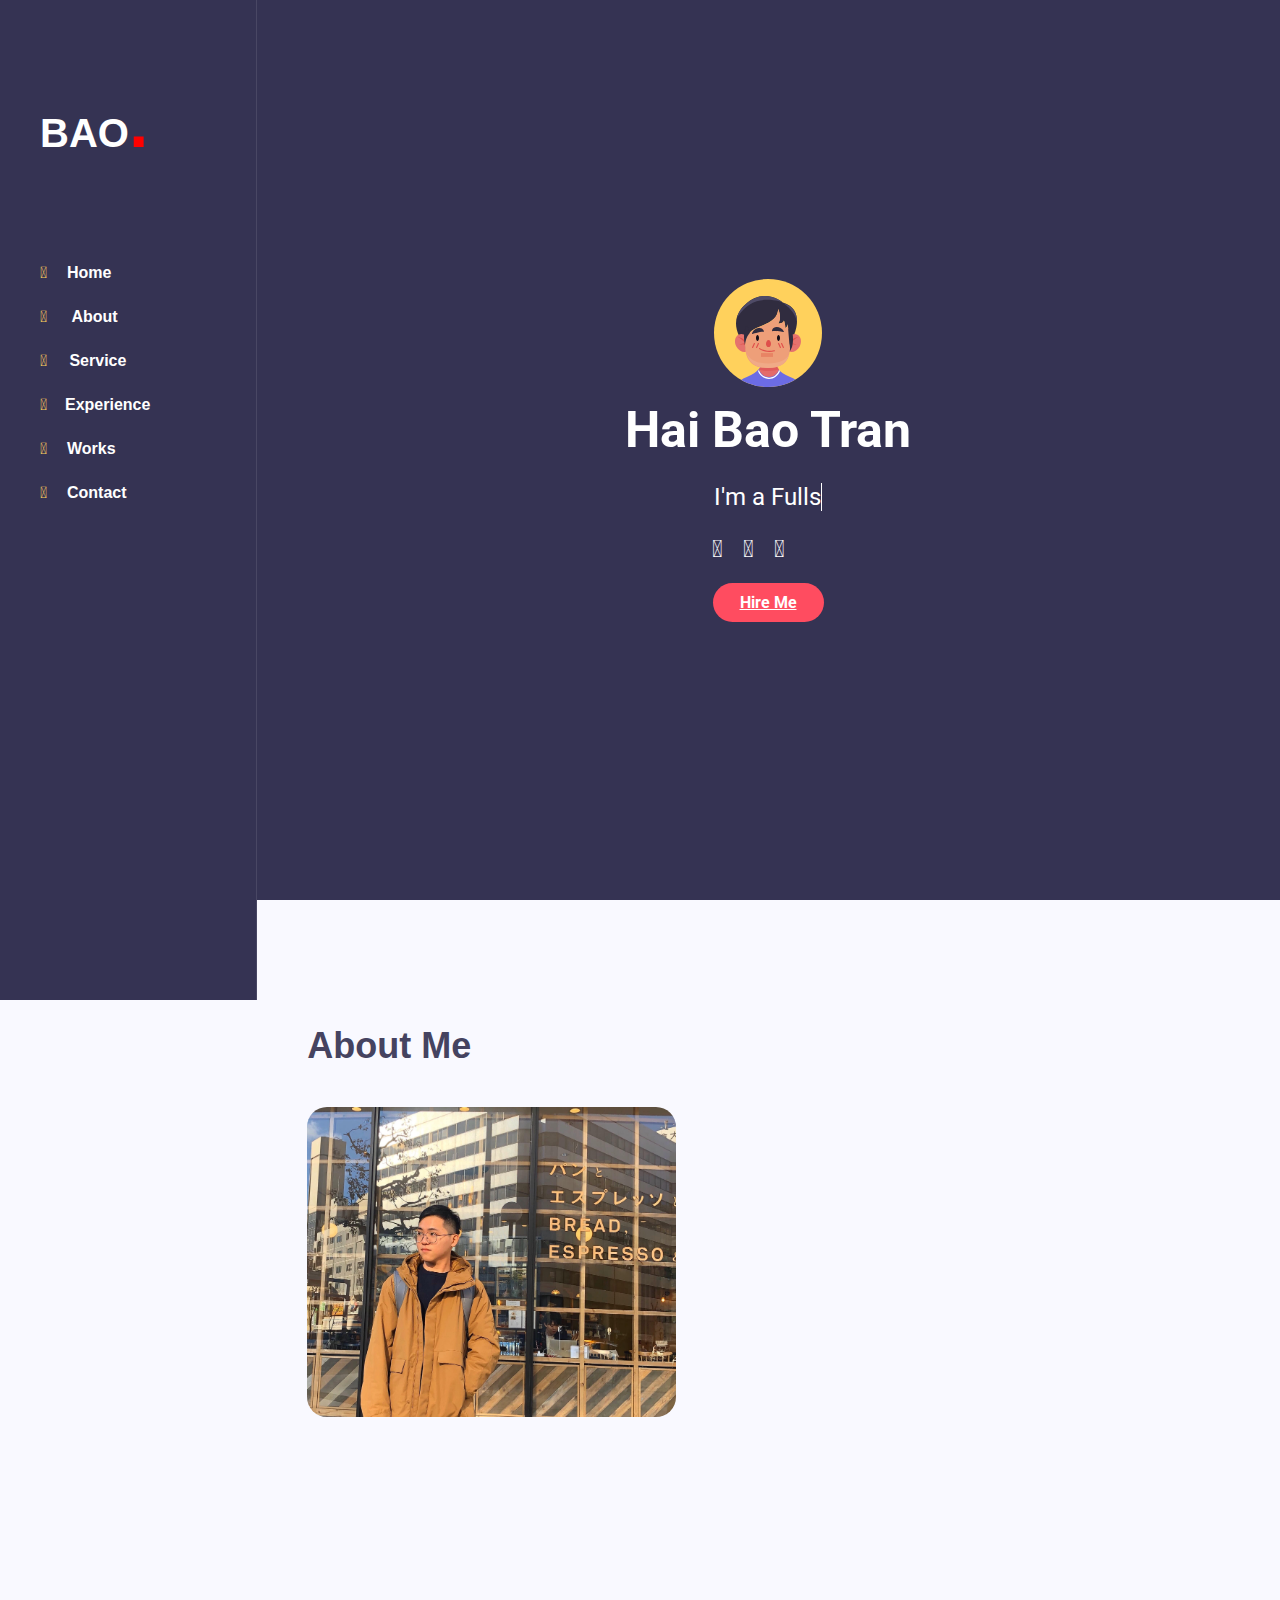
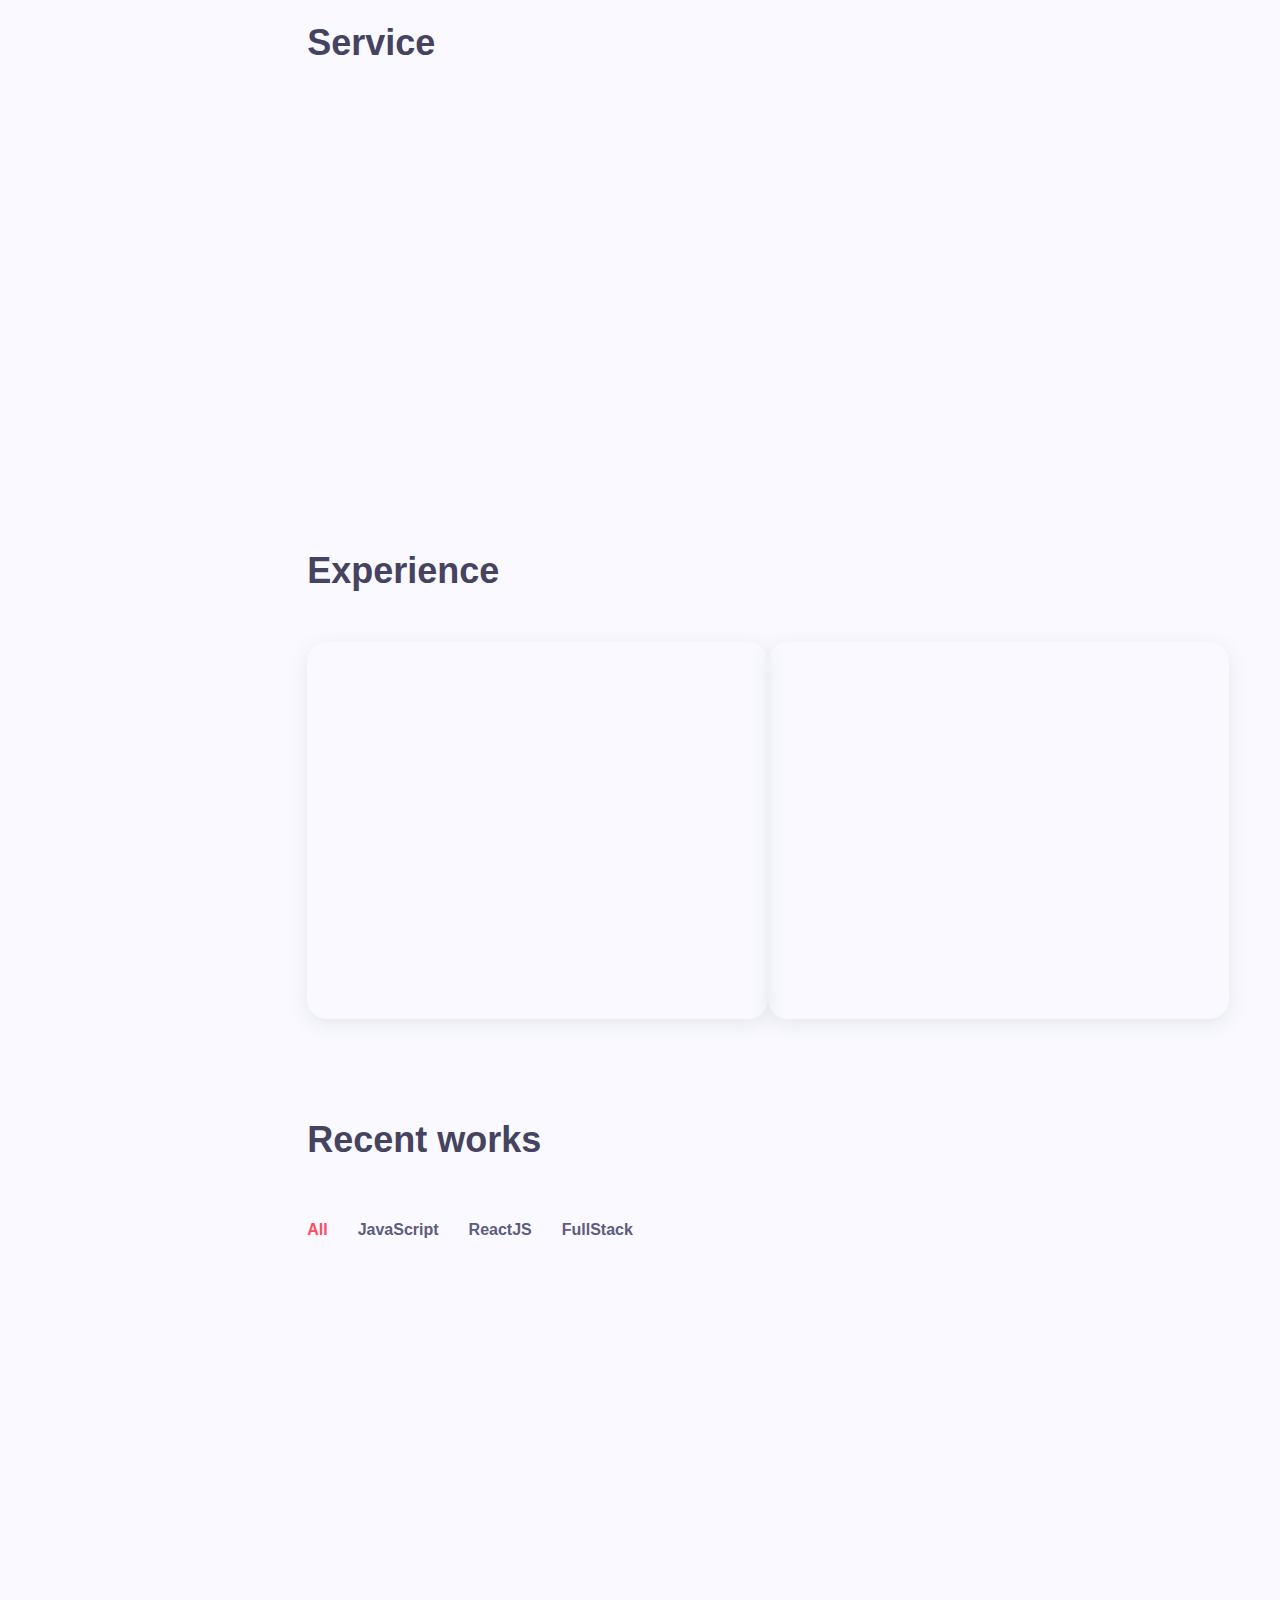
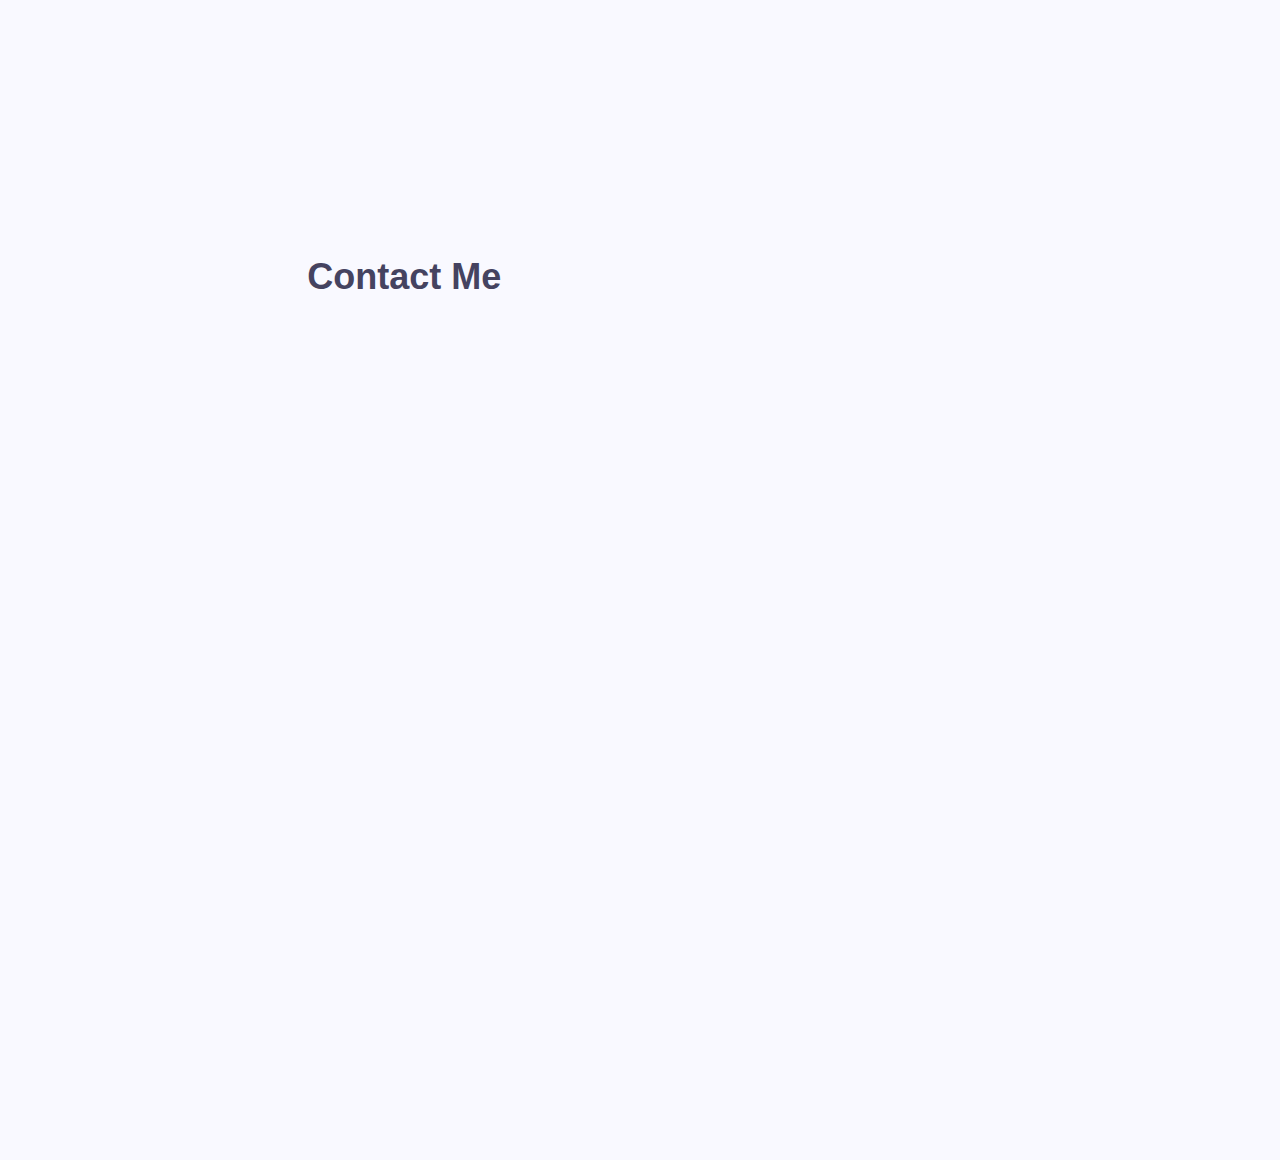
<file: index.html>
<!DOCTYPE html>
<html lang="en">

<head>
    <title> Hai Bao Tran Online Resume </title>
    <meta charset="utf-8">
    <meta name="viewport" content="width=device-width, initial-scale=1">

    <script type="text/javascript" src="1.js"></script>
    <link rel="stylesheet" href="https://use.fontawesome.com/releases/v5.8.1/css/all.css" integrity="sha384-50oBUHEmvpQ+1lW4y57PTFmhCaXp0ML5d60M1M7uH2+nqUivzIebhndOJK28anvf" crossorigin="anonymous" />
    <link href="https://unpkg.com/aos@2.3.1/dist/aos.css" rel="stylesheet">
    <link rel="stylesheet" href="vendor/font-awesome.css">
    <link rel="stylesheet" href="1.css">
    <link href="https://fonts.googleapis.com/css?family=Roboto&display=swap" rel="stylesheet">
    <script src="https://cdnjs.cloudflare.com/ajax/libs/gsap/3.0.2/gsap.min.js"></script>
    <script src="https://unpkg.com/aos@2.3.1/dist/aos.js"></script>

</head>

<body>
    <div class="empty">

    </div>
    <div class="container">
        <section class="nav-bar" id="nav-bar">
            <div class="nav-bar-container">
                <i class="fas fa-window-close" id="nav-mobile-btn-close" style="position: absolute; right: 10px; top: 30px; font-size: 40px; color: white; opacity: 0;"></i>
                <div class="image-container">
                    <h2 style="color: white;
                    font-size: 40px;
                    font-family: sans-serif;; ">BAO<span style="color:red;font-size: 70px;">.</span></h2>
                    <!-- <img src="https://pxltheme.com/html/bolby/demo/images/logo.svg" alt="logo"> -->
                </div>
                <div class="nav-bar-links">
                    <ul>
                        <li>
                            <i class="fas fa-home"></i><a href="#introduction">Home</a>
                        </li>
                        <li>
                            <i class="fas fa-user"></i><a href="#about-me"> About</a>
                        </li>
                        <li>
                            <i class="fas fa-briefcase" style="margin-right: 18px;"></i><a href="#service"> Service</a>
                        </li>
                        <li>
                            <i class="fas fa-graduation-cap" style="margin-right: 18px;"></i><a href="#exp">Experience</a>
                        </li>
                        <li>
                            <i class="fas fa-edit"></i><a href="#recent-works">Works</a>
                        </li>
                        <li>
                            <i class="far fa-comments"></i><a href="#contact-me">Contact</a>
                        </li>
                    </ul>
                </div>
            </div>
        </section>


        <section class="introduction" id="introduction">
            <div class="introduction-container">
                <div class="nav-bar-mobile">
                    <button id="nav-bar-btn" style="font-size: 30px;
                    padding-left: 10px;padding-right: 10px;background-color: #353353;border: none; ">
                        <i class="fas fa-bars" style="font-weight: 900;color: white;"></i>
                    </button>
                    <h2 style="color: white;
                    font-size: 40px;
                    font-family: sans-serif;margin-bottom: 53px; ">BAO<span style="color:red;font-size: 70px;">.</span></h2>
                </div>

                <div class="home-info">
                    <div class="image-container">
                        <img src="./img/avatar-1.svg" alt="profile-pic">
                    </div>

                    <h3 id="name">
                        Hai Bao Tran
                    </h3>
                    <p id="job">
                        I'm a
                        <span>
                            <span class="typewrite text-danger" data-period="2000"
                                data-type='[ "Fullstack JS Web Developer", "Gamer :D", "Work hard person" ]'>
                                <span class="wrap"></span>
                        </span>
                        </span>
                    </p>
                    <div id="link">
                        <ul>
                            <li>
                                <i class="fab fa-facebook-square"></i>
                            </li>
                            <li>
                                <i class="fab fa-instagram"></i>
                            </li>
                            <li>
                                <i class="fas fa-globe"></i>
                            </li>
                            <li>
                                <i class="fab fa-linkedin-in"></i>
                            </li>

                        </ul>
                    </div>
                    <a class="button" href="#about-me">Hire Me</a>

                </div>
                <div id="scroll-down-btn">

                </div>
            </div>
        </section>
        <section class="about-me" id="about-me">
            <div class="about-me-container">
                <h2 class="section-title">About Me</h2>
                <div class="about-me-content">
                    <div class="image-wrapper">
                        <div class="image-container">
                            <img src="./img/myprofilepic.jpg">
                        </div>
                    </div>
                    <div data-aos="flip-left" data-aos-easing="ease-out-cubic" data-aos-duration="2000" class="right-content">
                        <p id="hello">hello!</p>
                        <p id="introduce">
                            I’m Hai Bao, front-end web-developer based on HCM City. I have experience in web UX-UI building, customization and building web API. Below here is my skills :
                        </p>
                        <ul id="skills">
                            <li>HTML</li>
                            <li>CSS</li>
                            <li>JS</li>
                            <li>REACTJS</li>
                            <li>REDUX</li>
                            <li>MONGODB</li>
                            <li>NODEJS</li>
                            <li>EXPRESSJS</li>
                            <li>GITHUB</li>

                        </ul>
                        <a href="https://www.topcv.vn/xem-cv/5cc1aeb3933fd7b906d61fe6bb495f79" style="width:110px" class="button">Download CV</a>
                    </div>

                </div>
            </div>
        </section>
        <section class="service" id="service">
            <div class="service-container">
                <h2 class="section-title" style="margin-bottom:50px">Service</h2>
                <div class="service-content">
                    <ul>
                        <li data-aos="fade-up" data-aos-duration="3000" style="background-color: rgb(108, 108, 229);">
                            <div class="content">
                                <div class="image-container">
                                    <img src="./img/service-1.svg">
                                </div>
                                <p class="section-title" style="color:white">UI/UX design</p>
                                <p class="text" style="text-align: center; color:white">Lorem ipsum dolor sit amet consectetuer adipiscing elit aenean commodo ligula eget.</p>

                            </div>
                        </li>
                        <li data-aos="fade-up" data-aos-duration="1500" style="background-color: rgb(249, 123, 139);">
                            <div class="content">
                                <div class="image-container">
                                    <img src="./img/service-2.svg">
                                </div>
                                <p class="section-title" style="color:white">Web Development</p>
                                <p class="text" style="text-align: center; color:white">Lorem ipsum dolor sit amet consectetuer adipiscing elit aenean commodo ligula eget.</p>

                            </div>
                        </li>
                        <li data-aos="fade-up" data-aos-duration="1000" style="background-color: rgb(249, 215, 76);">
                            <div class="content">
                                <div class="image-container">
                                    <img src="./img/service-3.svg">
                                </div>
                                <p class="section-title" style="color:white">Photography</p>
                                <p class="text" style="text-align: center; color:white">Lorem ipsum dolor sit amet consectetuer adipiscing elit aenean commodo ligula eget.</p>

                            </div>
                        </li>
                    </ul>
                </div>
                <p></p>
            </div>
        </section>
        <section class="exp" id="exp">
            <div class="exp-container">
                <h2 class="section-title">Experience</h2>
                <div class="exp-content">
                    <div class="edu-container">
                        <div data-aos="fade-up" data-aos-anchor-placement="top-bottom" class="time-milestone">
                            <i class="fas fa-graduation-cap"></i>
                            <div class="line"></div>
                            <div class="text">
                                <span id="time">5/2020</span>
                                <p id="event">Start learning at CoderSchool Bootcamp</p>
                                <p id="addtional information">Learn about web technologies, React, Redux, Nodejs</p>


                            </div>

                        </div>

                        <div data-aos="fade-up" data-aos-anchor-placement="top-bottom" class="time-milestone">
                            <i class="fas fa-graduation-cap"></i>
                            <div class="line"></div>
                            <div class="text">
                                <span id="time">8/2015 - 10/2019</span>
                                <p id="event">Graduated from Huflit University</p>
                                <p id="addtional information">Major: Software Engineer Bachelor's degree</p>



                            </div>

                        </div>

                    </div>
                    <div class="edu-container">
                        <div data-aos="fade-up" data-aos-anchor-placement="top-bottom" class="time-milestone">
                            <i class="fas fa-suitcase"></i>
                            <div class="line"></div>
                            <div class="text">
                                <span id="time">10/2019-12/2019</span>
                                <p id="event"> Working at MangoAds Company</p>
                                <p id="addtional information">Position: Front End Web Developer</p>
                                <span>Description: Develop Wordpress template and support Front-End team, be a part of team to provides website solution for business customers </span>

                            </div>

                        </div>

                    </div>
                </div>
            </div>
        </section>
        <section class="recent-works" id="recent-works">
            <div class="recent-works-container">
                <h2 class="section-title">Recent works</h2>
                <div class="recent-works-content">
                    <ul class="works-navbar">
                        <li data-appear=".all" class="tab active">All</li>
                        <li data-appear=".html" class="tab ">JavaScript</li>
                        <li data-appear=".reactjs" class="tab ">ReactJS</li>
                        <li data-appear=".fullstack" class="tab ">FullStack</li>
                    </ul>

                    <div class="works-container">
                        <ul>
                            <li data-aos="flip-left" class="html">
                                <p id="category-title">JS</p>
                                <p id="work-introduce">Twitter - A Social Network</p>
                                <a target="_blank" href="https://github.com/tranhaibao1997/Quack---Social-Network"><i class="fab fa-github"></i></a>
                                <div class="image-container">
                                    <a target="_blank" href="https://quack-quack.netlify.app/"><img src="./img/1.svg" alt=""></a>

                                </div>
                            </li>
                            <li data-aos="flip-left" class="html">
                                <p id="category-title">JS</p>
                                <p id="work-introduce">Ghost Killer - Canvas Game</p>
                                <a target="_blank" href="https://github.com/tranhaibao1997/KILLING-MONSTER"><i class="fab fa-github"></i></a>
                                <div class="image-container">
                                    <a target="_blank" href="https://killing-monster-hai-bao-tran.netlify.app/"><img src="./img/2.svg" alt=""></a>

                                </div>
                            </li>
                            <li data-aos="flip-left" class="html">
                                <p id="category-title">JS</p>
                                <p id="work-introduce">Change Currency</p>
                                <a target="_blank" href="https://github.com/tranhaibao1997/Change-Currency"><i class="fab fa-github"></i></a>
                                <div class="image-container">
                                    <a target="_blank" href="https://change-currency-by-hai-bao.netlify.app/"><img src="./img/3.svg" alt=""></a>

                                </div>
                            </li>
                            <li data-aos="flip-left" class="reactjs">
                                <p id="category-title">React</p>
                                <p id="work-introduce">IMDB Webpage</p>
                                <a target="_blank" href="https://github.com/tranhaibao1997/IMB-Movie"><i class="fab fa-github"></i></a>
                                <div class="image-container">
                                    <a target="_blank" href="https://hai-bao-tran-imb-react.netlify.app/"><img src="./img/4.svg" alt=""></a>

                                </div>
                            </li>
                            <li data-aos="flip-left" class="reactjs">
                                <p id="category-title">React</p>
                                <p id="work-introduce">ITViec</p>
                                <a target="_blank" href="https://github.com/tranhaibao1997/Itviec"><i class="fab fa-github"></i></a>
                                <div class="image-container">
                                    <a target="_blank" href="https://itviec-hai-bao.netlify.app/"><img src="./img/4.svg" alt=""></a>

                                </div>
                            </li>

                            <li data-aos="flip-left" class="fullstack">
                                <p id="category-title">FullStack</p>
                                <p id="work-introduce">Social Network Using MERN Stack</p>
                                <a target="_blank" href="#"><i class="fab fa-github"></i></a>
                                <div class="image-container">
                                    <a target="_blank" href="https://hai-bao-bnet.netlify.app/"><img src="./img/5.svg" alt=""></a>

                                </div>
                            </li>


                        </ul>
                    </div>

                </div>

            </div>


        </section>


        <section class="contact-me" id="contact-me">
            <div class="contact-me-container">
                <h3 class="section-title">Contact Me</h3>
                <ul data-aos="zoom-in" class="contact-list">
                    <li>
                        <div class="contact-part">
                            <div class="contact-part-icon">
                                <i class="fas fa-location-arrow"></i>
                            </div>
                            <p class="contact-part-title">
                                Address
                            </p>
                            <p class="contact-part-info">
                                Trịnh Đình Trọng Street, Phú Trung Ward, Tân Phú District, Ho Chi Minh City
                            </p>
                        </div>

                    </li>
                    <li>
                        <div class="contact-part">
                            <div class="contact-part-icon">
                                <i class="fas fa-envelope"></i>
                            </div>
                            <p class="contact-part-title">
                                Email
                            </p>
                            <a style="    color: #5e5c7f;;text-decoration: none" class="contact-part-info" href="mailto:tranhaibao1997@gmail.com">
                                tranhaibao1997@gmail.com
                            </a>
                        </div>

                    </li>
                    <li>
                        <div class="contact-part">
                            <div class="contact-part-icon">
                                <i class="fas fa-phone"></i>
                            </div>
                            <p class="contact-part-title">
                                Phone
                            </p>
                            <a style="    color: #5e5c7f;;text-decoration: none" class="contact-part-info" href="tel:0913620322">
                                +84 913 620 322
                            </a>
                        </div>

                    </li>
                </ul>

                <iframe src="https://www.google.com/maps/embed?pb=!1m18!1m12!1m3!1d3919.4616337330926!2d106.63898441533422!3d10.775911862148549!2m3!1f0!2f0!3f0!3m2!1i1024!2i768!4f13.1!3m3!1m2!1s0x31752ea3f54477ab%3A0xec28093fe3d91362!2zVHLhu4tuaCDEkMOsbmggVHLhu41uZywgUGjDuiBUcnVuZywgVMOibiBQaMO6LCBI4buTIENow60gTWluaCwgVmlldG5hbQ!5e0!3m2!1sen!2s!4v1582096609894!5m2!1sen!2s"
                    width="100%" height="450" frameBorder="0" style="border: 0" allowFullScreen />
            </div>


        </section>


        </section>

    </div>





</body>

</html>
</file>
<file: 1.css>
html {
  scroll-behavior: smooth; }

.active {
  color: #ff4c60; }

.disappear {
  display: none !important;
  -webkit-transform: translateX(500px);
  -ms-transform: translateX(500px);
  transform: translateX(500px);
  -webkit-transition: 1s;
  -o-transition: 1s;
  transition: 1s; }

.tab-content-appear {
  display: inline !important;
  -webkit-transition: 0.5s;
  -o-transition: 0.5s;
  transition: 0.5s; }

.nav-bar-mobile-open {
  -webkit-transform: translateX(0%) !important;
  -ms-transform: translateX(0%) !important;
  transform: translateX(0%) !important;
  -webkit-transition: 0.5s;
  -o-transition: 0.5s;
  transition: 0.5s; }

body {
  font-family: Roboto;
  margin: 0;
  overflow-x: hidden;
  color: #5e5c7f;
  background-color: #f9f9ff; }

img {
  max-width: 100%;
  max-height: 100%; }

h1,
h2,
h3,
h4,
p {
  color: #5e5c7f; }

section {
  padding-top: 50px;
  padding-bottom: 50px; }

.section-title {
  font-size: 36px;
  margin: 0;
  position: relative;
  color: #454360;
  font-family: "Rubik", sans-serif;
  font-weight: 800; }

#container {
  -webkit-perspective: 600px;
  perspective: 600px;
  position: absolute;
  top: 0;
  right: 0;
  width: 100%;
  height: 100%; }

.dot {
  width: 35px;
  height: 35px;
  position: absolute;
  background: url(http://www.clipartqueen.com/image-files/red-lobed-fall-clipart-leaf.png);
  background-size: 100% 100%; }

.button {
  background: #ff4c60;
  display: inline-block;
  vertical-align: middle;
  position: relative;
  padding: 10px;
  border-radius: 20px;
  width: 91px;
  color: white;
  font-weight: bold;
  -webkit-transition: 0.4s;
  -o-transition: 0.4s;
  transition: 0.4s;
  text-align: center; }

.button:hover {
  -webkit-transform: scale(0.8);
  -ms-transform: scale(0.8);
  transform: scale(0.8);
  -webkit-transition: 0.4s;
  -o-transition: 0.4s;
  transition: 0.4s;
  cursor: pointer; }

.container {
  display: -ms-grid;
  display: grid;
  -ms-grid-columns: 1fr 6fr;
  grid-template-columns: 1fr 6fr;
  -ms-grid-rows: 100vh auto auto auto auto;
  grid-template-rows: 100vh auto auto auto auto;
  grid-template-areas: "empty introduction" "empty about" "empty service" "empty exp" "empty recent-works" "empty contact"; }

.empty {
  -ms-grid-row: 1;
  -ms-grid-row-span: 6;
  -ms-grid-column: 1;
  grid-area: empty; }

.exp .exp-container .exp-content .edu-container .time-milestone > .empty {
  -ms-grid-row: 1;
  -ms-grid-row-span: 1;
  -ms-grid-column: 2; }

.nav-bar {
  border-right: solid 1px rgba(255, 255, 255, 0.1);
  position: fixed;
  top: 0;
  left: 0;
  width: 15%;
  height: 100%;
  background-color: #353353;
  z-index: 10000; }
  .nav-bar .nav-bar-container {
    padding-left: 40px; }
    .nav-bar .nav-bar-container .nav-bar-links ul {
      list-style: none;
      padding: 0;
      margin-top: 100px; }
      .nav-bar .nav-bar-container .nav-bar-links ul li {
        color: white;
        font-size: 16px;
        font-weight: bold;
        margin-top: 25px; }
        .nav-bar .nav-bar-container .nav-bar-links ul li a {
          color: white;
          text-decoration: blink;
          font-family: "Rubik", Sans-serif; }
        .nav-bar .nav-bar-container .nav-bar-links ul li i {
          color: #ffd15c;
          margin-right: 20px; }
        .nav-bar .nav-bar-container .nav-bar-links ul li a:hover {
          color: #ffd15c;
          cursor: pointer;
          -webkit-transition: 0.5s;
          -o-transition: 0.5s;
          transition: 0.5s; }

.introduction {
  -ms-grid-row: 1;
  -ms-grid-column: 2;
  grid-area: introduction;
  background-color: #353353;
  display: -webkit-box;
  display: -ms-flexbox;
  display: flex;
  -webkit-box-pack: center;
  -ms-flex-pack: center;
  justify-content: center;
  -webkit-box-align: center;
  -ms-flex-align: center;
  align-items: center;
  text-align: center;
  position: relative; }
  .introduction .introduction-container {
    width: 100%; }
    .introduction .introduction-container .nav-bar-mobile {
      position: absolute;
      top: 0;
      width: 100%;
      display: -webkit-box;
      display: -ms-flexbox;
      display: flex;
      -webkit-box-pack: start;
      -ms-flex-pack: start;
      justify-content: flex-start;
      background: #353353;
      border-bottom: 1px solid whitesmoke;
      height: 64px;
      -webkit-box-align: center;
      -ms-flex-align: center;
      align-items: center;
      z-index: 10;
      opacity: 0; }
    .introduction .introduction-container .home-info #name {
      font-size: 50px;
      color: white;
      margin: 0;
      margin-top: 10px; }
    .introduction .introduction-container .home-info #job {
      color: white;
      font-size: 24px; }
    .introduction .introduction-container .home-info #link ul {
      padding: 0;
      color: white;
      font-size: 20px;
      display: -webkit-box;
      display: -ms-flexbox;
      display: flex;
      -webkit-box-pack: center;
      -ms-flex-pack: center;
      justify-content: center;
      list-style: none; }
      .introduction .introduction-container .home-info #link ul li {
        margin-right: 20px;
        font-size: 24px; }
      .introduction .introduction-container .home-info #link ul li:hover {
        color: #ffd15c;
        cursor: pointer; }

.about-me {
  -ms-grid-row: 2;
  -ms-grid-column: 2;
  grid-area: about; }
  .about-me .about-me-container {
    width: 70%;
    margin: 0 auto;
    margin-top: 75px; }
    .about-me .about-me-container .about-me-content {
      display: -webkit-box;
      display: -ms-flexbox;
      display: flex;
      -webkit-box-pack: justify;
      -ms-flex-pack: justify;
      justify-content: space-between;
      margin-top: 40px; }
      .about-me .about-me-container .about-me-content .image-wrapper {
        width: 40%; }
        .about-me .about-me-container .about-me-content .image-wrapper .image-container img {
          border-radius: 20px; }
      .about-me .about-me-container .about-me-content .right-content {
        width: 50%;
        height: 250px;
        /* border: 1px solid gray; */
        padding: 30px;
        border-radius: 20px;
        -webkit-box-shadow: 0px 5px 20px 0px rgba(69, 67, 96, 0.1);
        box-shadow: 0px 5px 20px 0px rgba(69, 67, 96, 0.1); }
        .about-me .about-me-container .about-me-content .right-content #hello {
          text-transform: uppercase;
          background-color: #ff4c60;
          font-size: 14px;
          line-height: 24px;
          letter-spacing: 1px;
          font-weight: bold;
          border-top-left-radius: 20px;
          border-top-right-radius: 20px;
          border-bottom-right-radius: 20px;
          border-bottom-left-radius: 0px;
          width: 100px;
          text-align: center;
          color: white; }
        .about-me .about-me-container .about-me-content .right-content #introduce {
          border-bottom: 1px solid gainsboro;
          padding-bottom: 10px; }
        .about-me .about-me-container .about-me-content .right-content #skills {
          list-style: none;
          display: -webkit-box;
          display: -ms-flexbox;
          display: flex;
          -ms-flex-wrap: wrap;
          flex-wrap: wrap;
          padding: 0; }
          .about-me .about-me-container .about-me-content .right-content #skills li {
            border: 1px solid #ff4c60;
            border-radius: 10px;
            padding-top: 5px;
            padding-bottom: 5px;
            padding-right: 10px;
            padding-left: 10px;
            margin-top: 10px;
            margin-right: 15px; }
        .about-me .about-me-container .about-me-content .right-content a {
          width: 110px;
          text-align: center;
          font-weight: 800; }

.service {
  -ms-grid-row: 3;
  -ms-grid-column: 2;
  grid-area: service; }
  .service .service-container {
    width: 70%;
    margin: 0 auto;
    margin-top: 75px; }
    .service .service-container .service-content ul {
      padding: 0;
      list-style: none;
      display: -webkit-box;
      display: -ms-flexbox;
      display: flex;
      -webkit-box-pack: justify;
      -ms-flex-pack: justify;
      justify-content: space-between;
      -ms-flex-wrap: wrap;
      flex-wrap: wrap; }
      .service .service-container .service-content ul li {
        -webkit-transition: 0.4s;
        -o-transition: 0.4s;
        transition: 0.4s;
        border-radius: 20px;
        height: 270px;
        width: 32%;
        background-color: #ff4c60;
        -webkit-box-shadow: 0px 5px 20px 0px rgba(69, 67, 96, 0.1);
        box-shadow: 0px 5px 20px 0px rgba(69, 67, 96, 0.1); }
        .service .service-container .service-content ul li .content {
          height: 100%;
          display: -webkit-box;
          display: -ms-flexbox;
          display: flex;
          -webkit-box-pack: center;
          -ms-flex-pack: center;
          justify-content: center;
          -webkit-box-align: center;
          -ms-flex-align: center;
          align-items: center;
          -webkit-box-orient: vertical;
          -webkit-box-direction: normal;
          -ms-flex-direction: column;
          flex-direction: column;
          color: white !important;
          text-align: center; }
          .service .service-container .service-content ul li .content .image-container {
            width: 120px;
            height: 120px;
            display: -webkit-box;
            display: -ms-flexbox;
            display: flex;
            -webkit-box-pack: center;
            -ms-flex-pack: center;
            justify-content: center;
            -webkit-box-align: center;
            -ms-flex-align: center;
            align-items: center; }
          .service .service-container .service-content ul li .content .title .text {
            color: white; }
      .service .service-container .service-content ul li:hover {
        -webkit-transition: 0.4s;
        -o-transition: 0.4s;
        transition: 0.4s;
        -webkit-transform: translateY(-20px);
        -ms-transform: translateY(-20px);
        transform: translateY(-20px);
        cursor: pointer; }

.exp {
  -ms-grid-row: 4;
  -ms-grid-column: 2;
  grid-area: exp; }
  .exp .exp-container {
    width: 70%;
    margin: 0 auto;
    margin-top: 50px; }
    .exp .exp-container .exp-content {
      margin-top: 50px;
      display: -webkit-box;
      display: -ms-flexbox;
      display: flex;
      -webkit-box-pack: justify;
      -ms-flex-pack: justify;
      justify-content: space-between; }
      .exp .exp-container .exp-content .edu-container {
        border-radius: 20px;
        width: 45%;
        padding: 30px;
        -webkit-box-shadow: 0px 5px 20px 0px rgba(69, 67, 96, 0.1);
        box-shadow: 0px 5px 20px 0px rgba(69, 67, 96, 0.1); }
        .exp .exp-container .exp-content .edu-container .time-milestone {
          display: -ms-grid;
          display: grid;
          -ms-grid-columns: 30px 1fr;
          grid-template-columns: 30px 1fr;
          -ms-grid-rows: 30px 1fr;
          grid-template-rows: 30px 1fr;
          grid-template-areas: "icon empty" "line text";
          border-radius: 20px; }
          .exp .exp-container .exp-content .edu-container .time-milestone i {
            -ms-grid-row: 1;
            -ms-grid-column: 1;
            grid-area: icon;
            font-size: 20px;
            color: #ff4c60; }
          .exp .exp-container .exp-content .edu-container .time-milestone .line {
            -ms-grid-row: 2;
            -ms-grid-column: 1;
            grid-area: line;
            border-left: 1px solid #ff4c60;
            margin-left: 8px; }
          .exp .exp-container .exp-content .edu-container .time-milestone .text {
            -ms-grid-row: 2;
            -ms-grid-column: 2;
            grid-area: text; }
            .exp .exp-container .exp-content .edu-container .time-milestone .text #time {
              color: #8b88b1;
              font-size: 14px; }
            .exp .exp-container .exp-content .edu-container .time-milestone .text #event {
              color: #454360;
              font-size: 20px;
              font-family: "Rubik", sans-serif;
              font-weight: 800; }

.recent-works {
  -ms-grid-row: 5;
  -ms-grid-column: 2;
  grid-area: recent-works; }
  .recent-works .recent-works-container {
    width: 70%;
    margin: 0 auto; }
    .recent-works .recent-works-container .recent-works-content {
      margin-top: 60px; }
      .recent-works .recent-works-container .recent-works-content .works-navbar {
        padding: 0;
        font-family: "Rubik", sans-serif;
        font-size: 16px;
        font-weight: 700;
        display: -webkit-box;
        display: -ms-flexbox;
        display: flex;
        list-style: none;
        margin-bottom: 30px; }
        .recent-works .recent-works-container .recent-works-content .works-navbar li {
          margin-right: 30px; }
        .recent-works .recent-works-container .recent-works-content .works-navbar li:hover {
          color: #ff4c60;
          cursor: pointer;
          -webkit-transition: 0.4s;
          -o-transition: 0.4s;
          transition: 0.4s; }
      .recent-works .recent-works-container .recent-works-content .works-container ul {
        position: relative;
        padding: 0;
        display: -webkit-box;
        display: -ms-flexbox;
        display: flex;
        list-style: none;
        -ms-flex-wrap: wrap;
        flex-wrap: wrap; }
        .recent-works .recent-works-container .recent-works-content .works-container ul li {
          display: -webkit-box;
          display: -ms-flexbox;
          display: flex;
          -webkit-box-pack: center;
          -ms-flex-pack: center;
          justify-content: center;
          -webkit-box-align: center;
          -ms-flex-align: center;
          align-items: center;
          margin-right: 20px;
          width: 30%;
          background-color: white;
          height: 100%;
          margin-bottom: 15px;
          margin-top: 15px;
          -webkit-box-shadow: 0px 5px 20px 0px rgba(69, 67, 96, 0.1);
          box-shadow: 0px 5px 20px 0px rgba(69, 67, 96, 0.1);
          border-radius: 20px;
          position: relative; }
          .recent-works .recent-works-container .recent-works-content .works-container ul li .image-container {
            display: -webkit-box;
            display: -ms-flexbox;
            display: flex;
            -webkit-box-pack: center;
            -ms-flex-pack: center;
            justify-content: center;
            -webkit-box-align: center;
            -ms-flex-align: center;
            align-items: center;
            width: 90%;
            height: 90%; }
          .recent-works .recent-works-container .recent-works-content .works-container ul li #category-title {
            position: absolute;
            top: -22px;
            left: 8%;
            background-color: #ff4c60;
            padding: 10px;
            color: white;
            border-bottom-right-radius: 20px;
            border-bottom-left-radius: 20px;
            padding-top: 10px;
            opacity: 0;
            -webkit-transition: 0.2s;
            -o-transition: 0.2s;
            transition: 0.2s; }
          .recent-works .recent-works-container .recent-works-content .works-container ul li #work-introduce {
            position: absolute;
            top: 70px;
            left: 8%;
            padding: 10px;
            padding-top: 10px;
            opacity: 0;
            -webkit-transition: 0.2s;
            -o-transition: 0.2s;
            transition: 0.2s;
            font-size: 20px;
            margin: 0;
            color: #fff;
            font-family: "Rubik", sans-serif;
            font-weight: 800; }
          .recent-works .recent-works-container .recent-works-content .works-container ul li i {
            position: absolute;
            bottom: 20px;
            left: 8%;
            padding: 16px;
            color: white;
            background-color: #ffd15c;
            border-radius: 50%;
            opacity: 0;
            font-size: 20px; }
          .recent-works .recent-works-container .recent-works-content .works-container ul li i:hover {
            background-color: white;
            color: #ffd15c; }
        .recent-works .recent-works-container .recent-works-content .works-container ul li:hover {
          cursor: pointer;
          background-color: #0056b3; }
        .recent-works .recent-works-container .recent-works-content .works-container ul li:hover .image-container {
          opacity: 0.1;
          -webkit-transform: scale(1.1);
          -ms-transform: scale(1.1);
          transform: scale(1.1); }
        .recent-works .recent-works-container .recent-works-content .works-container ul li:hover #category-title {
          opacity: 1;
          z-index: 1;
          -webkit-transform: translateY(5px);
          -ms-transform: translateY(5px);
          transform: translateY(5px);
          -webkit-transition: 0.2s;
          -o-transition: 0.2s;
          transition: 0.2s; }
        .recent-works .recent-works-container .recent-works-content .works-container ul li:hover #work-introduce {
          opacity: 1;
          z-index: 1;
          -webkit-transform: translateY(-15px);
          -ms-transform: translateY(-15px);
          transform: translateY(-15px);
          -webkit-transition: 0.2s;
          -o-transition: 0.2s;
          transition: 0.2s; }
        .recent-works .recent-works-container .recent-works-content .works-container ul li:hover i {
          opacity: 1;
          z-index: 1;
          -webkit-transition: 0.2s;
          -o-transition: 0.2s;
          transition: 0.2s; }

.contact-me {
  -ms-grid-row: 6;
  -ms-grid-column: 2;
  grid-area: contact; }
  .contact-me .contact-me-container {
    width: 70%;
    margin: 0 auto; }
    .contact-me .contact-me-container ul {
      padding: 0;
      list-style: none;
      display: -webkit-box;
      display: -ms-flexbox;
      display: flex;
      -webkit-box-pack: justify;
      -ms-flex-pack: justify;
      justify-content: space-between;
      -ms-flex-wrap: wrap;
      flex-wrap: wrap;
      padding-top: 20px; }
      .contact-me .contact-me-container ul li {
        -webkit-box-shadow: 0px 10px 20px 4px #00000015;
        box-shadow: 0px 10px 20px 4px #00000015;
        padding: 30px;
        text-align: center;
        background-color: white;
        width: 25%;
        margin-bottom: 20px;
        margin-right: 10px; }
        .contact-me .contact-me-container ul li .contact-part .contact-part-icon {
          text-align: center;
          width: 100px;
          height: 100px;
          border: 1px solid;
          border-radius: 50%;
          line-height: 100px;
          font-size: 20px;
          border-color: #ff4c60;
          color: #ff4c60;
          margin: 0 auto; }
          .contact-me .contact-me-container ul li .contact-part .contact-part-icon .contact-part-title {
            font-weight: bold; }
        .contact-me .contact-me-container ul li .contact-part a {
          color: #5e5c7f; }

@media (max-width: 1901px) {
  .about-me .about-me-container .about-me-content .right-content {
    height: 280px; } }

@media (max-width: 1778px) {
  .service .service-container .service-content ul li .content .image-container {
    width: 90px;
    height: 90px; }
  .content .section-title {
    font-size: 25px; } }

@media (max-width: 1429px) {
  .container {
    -ms-grid-columns: 1fr 4fr !important;
    grid-template-columns: 1fr 4fr !important; }
  .nav-bar {
    width: 20% !important; }
  .about-me-container {
    width: 90% !important; }
  .service-container {
    width: 90% !important; }
  .exp-container {
    width: 90% !important; }
  .recent-works-container {
    width: 90% !important; }
  .contact-me-container {
    width: 90% !important; } }

@media (max-width: 1191px) {
  .container {
    -ms-grid-columns: 1fr 3fr !important;
    grid-template-columns: 1fr 3fr !important; }
  .nav-bar {
    width: 25% !important; }
  .about-me .about-me-container .about-me-content .image-wrapper {
    width: 30%; }
  .about-me .about-me-container .about-me-content .image-wrapper .image-container img {
    border-radius: 50%; }
  .about-me .about-me-container .about-me-content .right-content {
    width: 60% !important; }
  .contact-me .contact-me-container ul li {
    width: 100% !important; } }

@media (max-width: 1069px) {
  .about-me .about-me-container .about-me-content .image-wrapper {
    width: 25%; }
  .about-me .about-me-container .about-me-content .right-content {
    width: 65% !important; }
  section {
    padding-top: 30px;
    padding-bottom: 30px; } }

@media (max-width: 990px) {
  .nav-bar {
    width: 50% !important;
    -webkit-transition: 0.5s;
    -o-transition: 0.5s;
    transition: 0.5s;
    -webkit-transform: translateX(-100%);
    -ms-transform: translateX(-100%);
    transform: translateX(-100%); }
  .container {
    -ms-grid-columns: 1fr !important;
    grid-template-columns: 1fr !important; }
  .nav-bar-mobile {
    opacity: 1 !important; }
  #nav-mobile-btn-close {
    opacity: 1 !important; } }

@media (max-width: 767px) {
  .about-me .about-me-container .about-me-content {
    -webkit-box-orient: vertical;
    -webkit-box-direction: normal;
    -ms-flex-direction: column;
    flex-direction: column; }
  .about-me .about-me-container .about-me-content .right-content {
    width: 90% !important; }
  .about-me .about-me-container .about-me-content .image-wrapper {
    left: 50%;
    position: absolute;
    -webkit-transform: translateX(-50%);
    -ms-transform: translateX(-50%);
    transform: translateX(-50%); }
  .about-me .about-me-container .about-me-content .right-content {
    margin-top: 230px; }
  .service .service-container .service-content ul li {
    width: 100%;
    margin-bottom: 30px; }
  .exp .exp-container .exp-content .edu-container {
    width: 100%;
    margin-bottom: 30px; }
  .recent-works .recent-works-container .recent-works-content .works-container ul {
    -webkit-box-pack: justify;
    -ms-flex-pack: justify;
    justify-content: space-between; }
  .recent-works .recent-works-container .recent-works-content .works-container ul li {
    width: 45% !important; }
  .exp .exp-container .exp-content {
    -ms-flex-wrap: wrap;
    flex-wrap: wrap; } }

@media (max-width: 650px) {
  .about-me .about-me-container .about-me-content .image-wrapper {
    width: 30% !important; } }

@media (max-width: 650px) {
  .about-me .about-me-container .about-me-content .image-wrapper {
    width: 35% !important; }
  section {
    padding: 15px; } }

@media (max-width: 529px) {
  .about-me .about-me-container .about-me-content .image-wrapper {
    width: 35% !important; }
  .about-me .about-me-container .about-me-content .right-content {
    height: 320px !important; } }

@media (max-width: 470px) {
  .about-me .about-me-container .about-me-content .image-wrapper {
    width: 45% !important; } }

@media (max-width: 444px) {
  .recent-works .recent-works-container .recent-works-content .works-container ul li {
    width: 100% !important; } }
</file>
